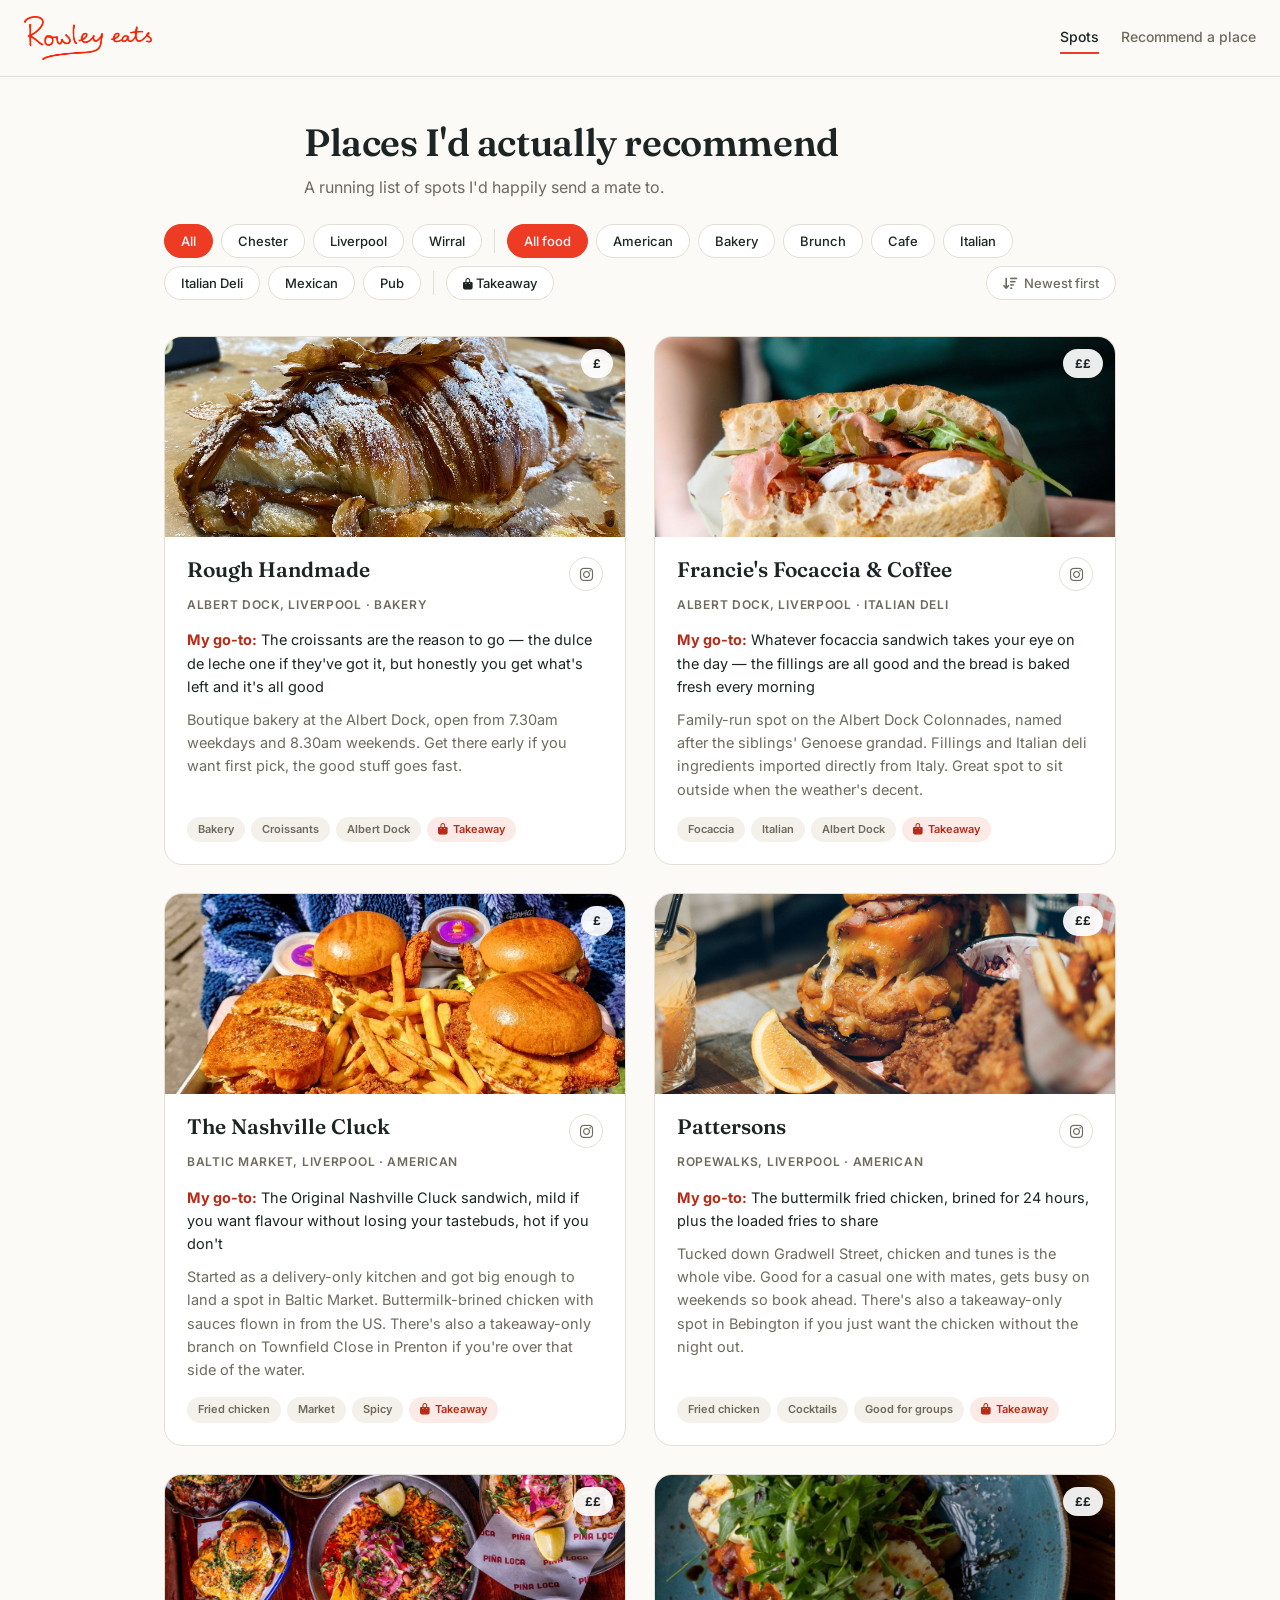
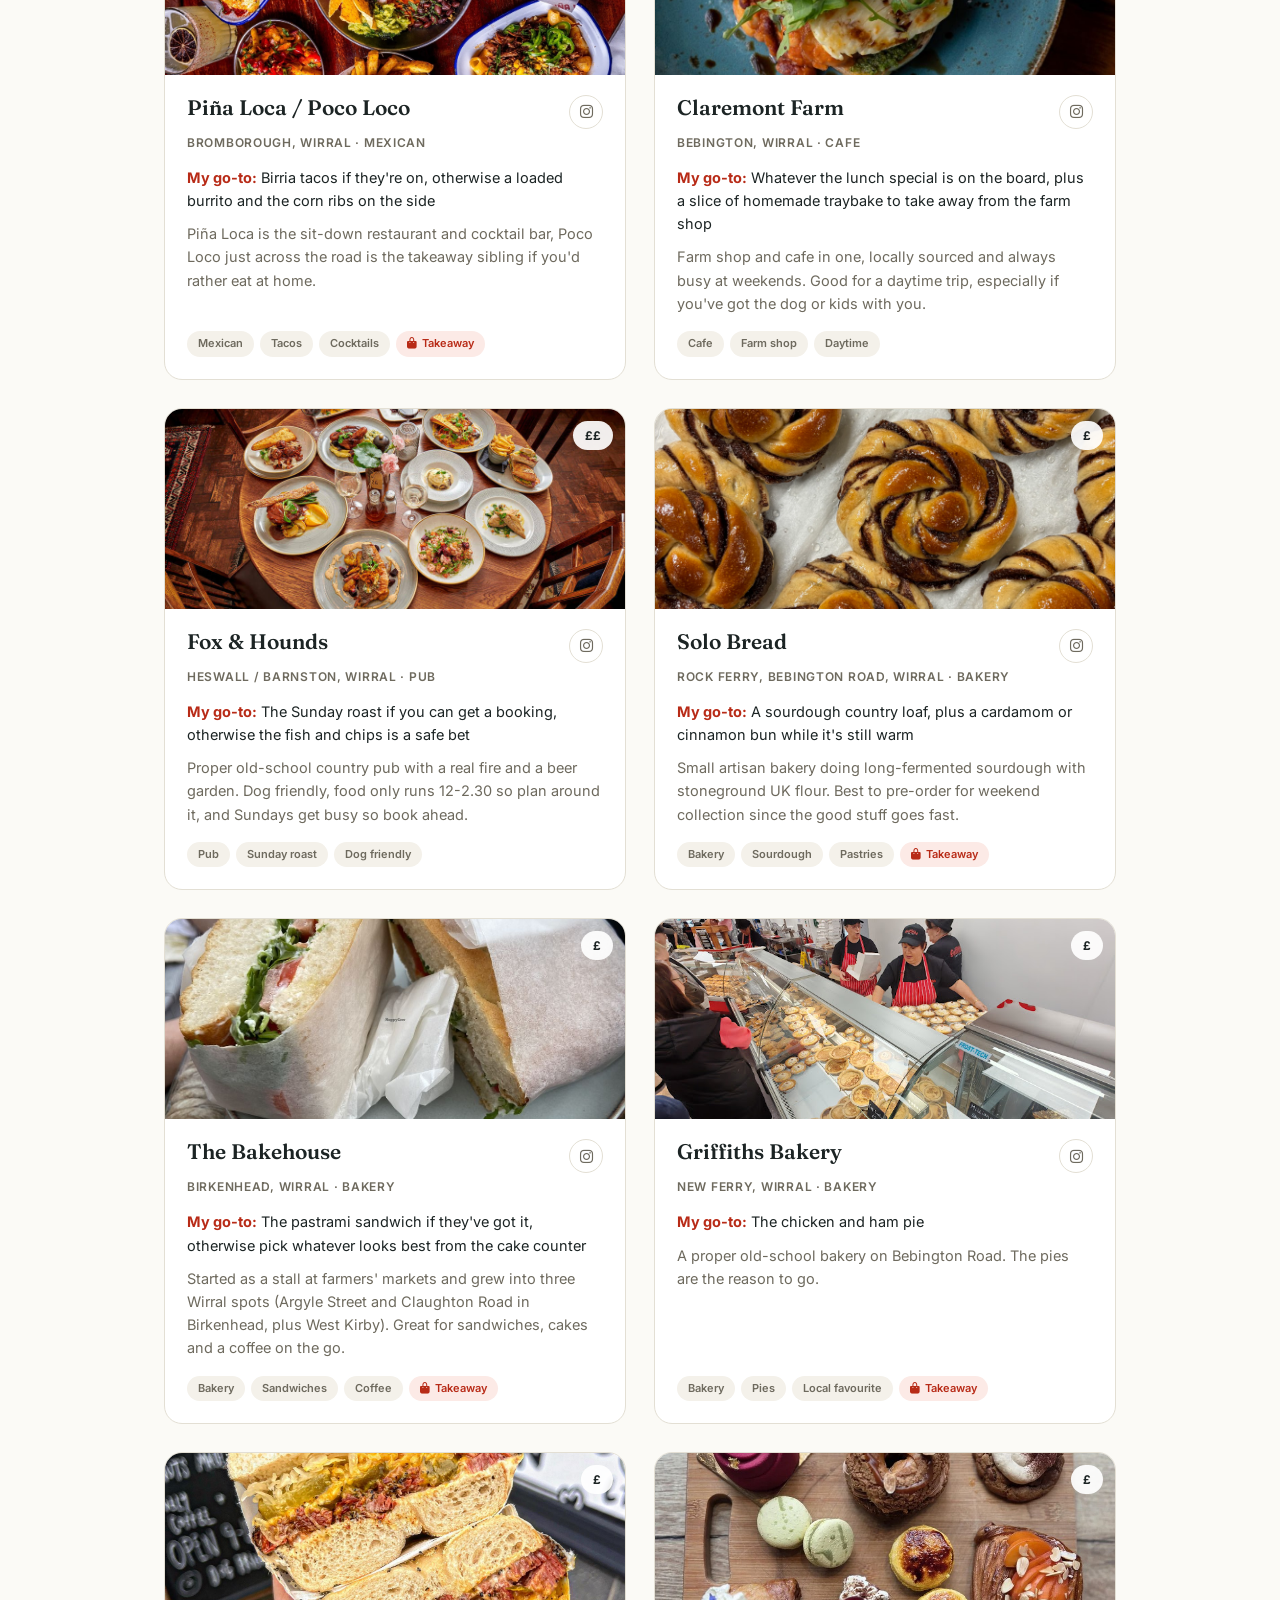
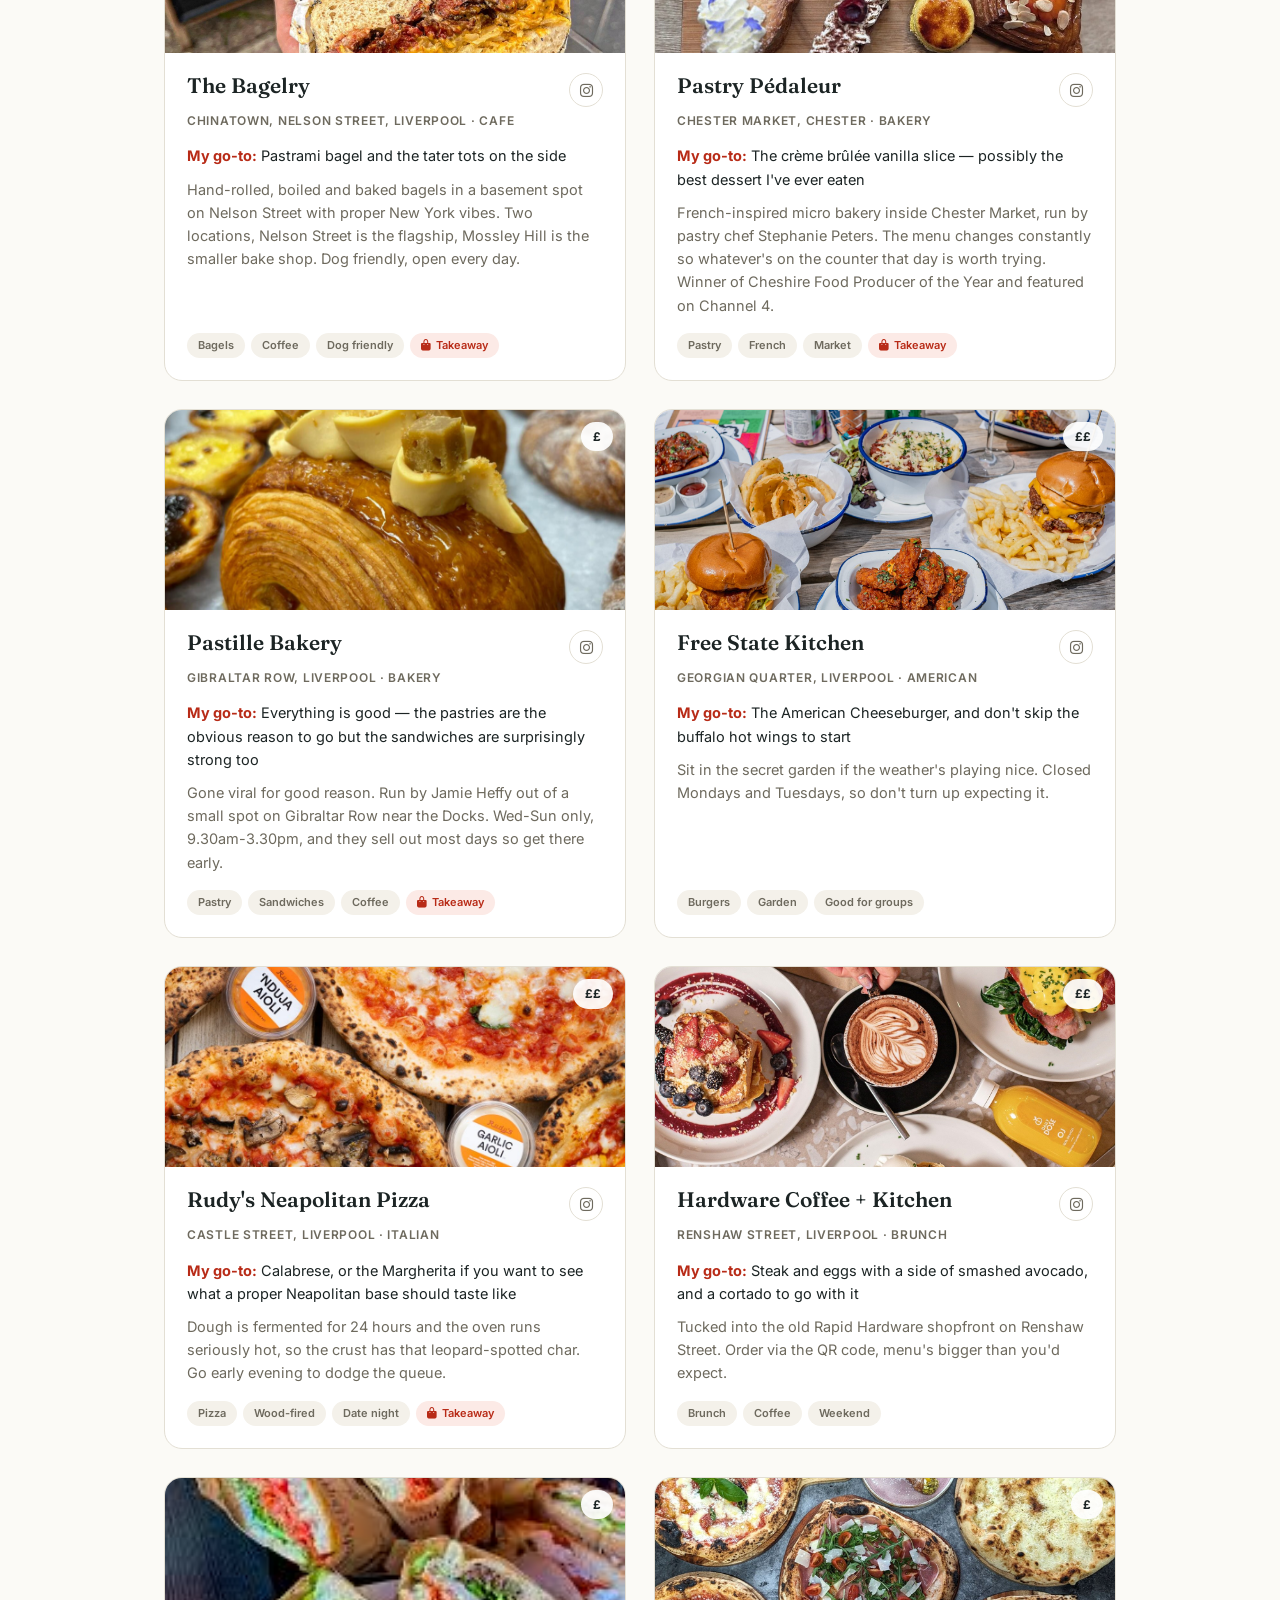
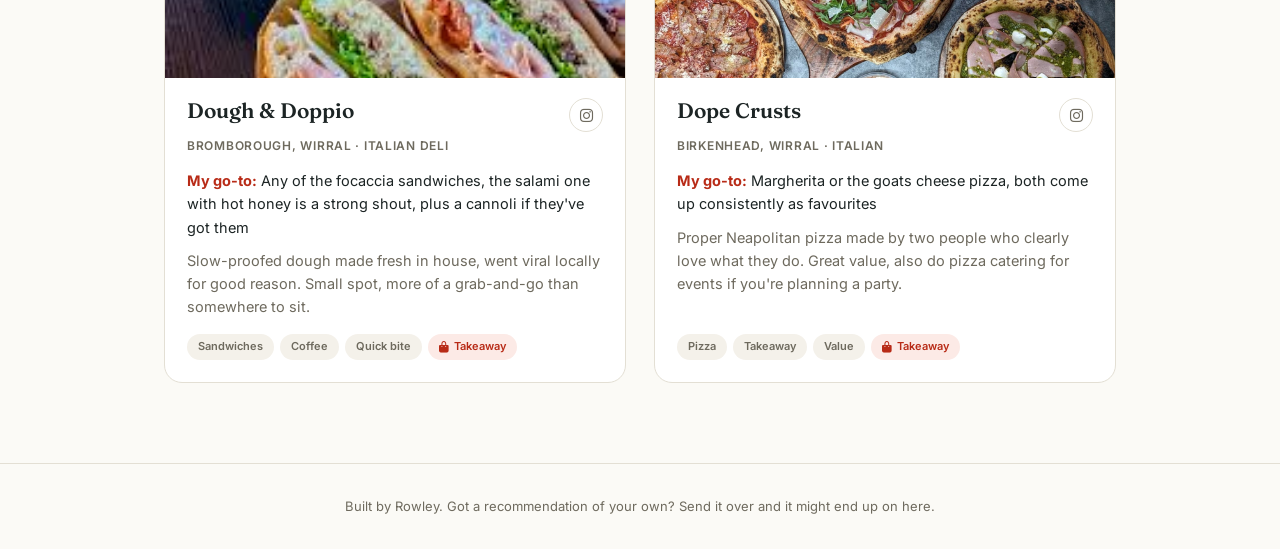
<file: index.html>
<!DOCTYPE html>
<html lang="en">
<head>
  <meta charset="UTF-8">
  <meta name="viewport" content="width=device-width, initial-scale=1.0">
  <title>Rowley Eats — Food recommendations from Rowley</title>
  <meta name="description" content="Rowley's personal recommendations for places to eat across the Wirral and Liverpool, with notes on what to order.">

  <link rel="preconnect" href="https://fonts.googleapis.com">
  <link rel="preconnect" href="https://fonts.gstatic.com" crossorigin>
  <link href="https://fonts.googleapis.com/css2?family=Fraunces:wght@500;600&family=Inter:wght@400;500;600;700&display=swap" rel="stylesheet">

  <link rel="stylesheet" href="https://cdnjs.cloudflare.com/ajax/libs/font-awesome/6.5.2/css/all.min.css" />

  <link rel="stylesheet" href="style.css?v=3">
</head>
<body>

  <header class="topbar">
    <div class="brand">
      <img src="assets/logo.png" alt="Rowley Eats">
    </div>
    <nav>
      <a href="index.html" class="active">Spots</a>
      <a href="recommend.html">Recommend a place</a>
    </nav>
  </header>

  <section class="hero">
    <h1>Places I'd actually recommend</h1>
    <p class="lede">A running list of spots I'd happily send a mate to.</p>
  </section>

  <div class="filters" id="filters">
    <button class="chip active" data-filter-type="city" data-value="all">All</button>
  </div>

  <div class="grid" id="grid"></div>

  <footer>
    Built by Rowley. Got a recommendation of your own? Send it over and it might end up on here.
  </footer>

  <script src="data.js?v=3"></script>
  <script src="app.js?v=3"></script>
</body>
</html>
</file>
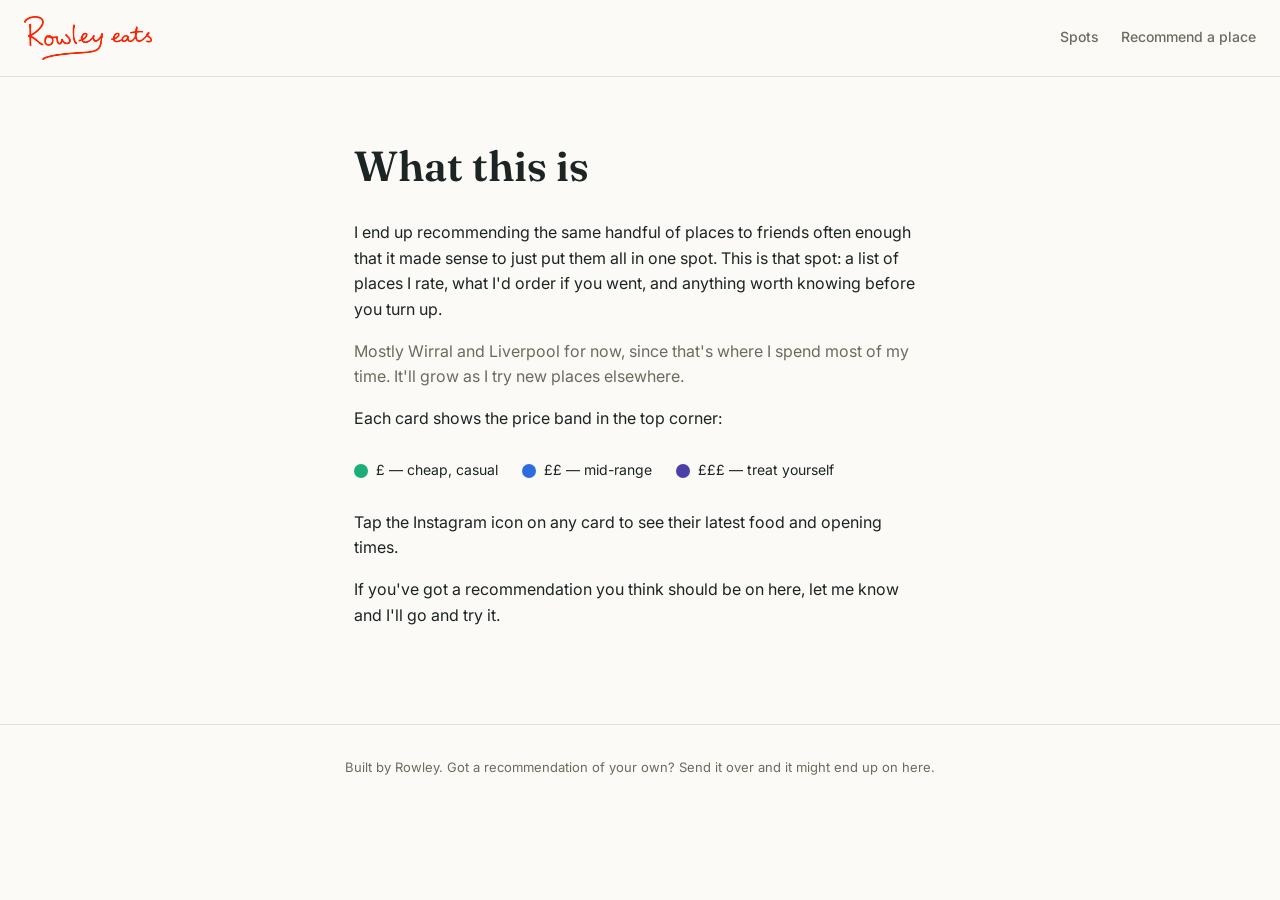
<file: about.html>
<!DOCTYPE html>
<html lang="en">
<head>
  <meta charset="UTF-8">
  <meta name="viewport" content="width=device-width, initial-scale=1.0">
  <title>About — Rowley Eats</title>

  <link rel="preconnect" href="https://fonts.googleapis.com">
  <link rel="preconnect" href="https://fonts.gstatic.com" crossorigin>
  <link href="https://fonts.googleapis.com/css2?family=Fraunces:wght@500;600&family=Inter:wght@400;500;600;700&display=swap" rel="stylesheet">

  <link rel="stylesheet" href="style.css">
  <style>
    .about-content {
      max-width: 620px;
      margin: 0 auto;
      padding: 56px 24px 80px;
    }
    .about-content h1 {
      font-family: var(--serif);
      font-size: clamp(30px, 5vw, 42px);
      font-weight: 600;
      margin: 0 0 20px;
    }
    .about-content p {
      font-size: 16px;
      color: var(--ink);
      margin: 0 0 16px;
    }
    .about-content .muted {
      color: var(--muted);
    }
    .price-key {
      display: flex;
      gap: 24px;
      margin: 28px 0;
      flex-wrap: wrap;
    }
    .price-key div {
      display: flex;
      align-items: center;
      gap: 8px;
      font-size: 14px;
    }
    .price-key .dot {
      width: 14px;
      height: 14px;
      border-radius: 50%;
    }
    .dot-teal { background: var(--teal); }
    .dot-blue { background: var(--blue); }
    .dot-indigo { background: var(--indigo); }
  </style>
</head>
<body>

  <header class="topbar">
    <div class="brand">
      <img src="assets/logo.png" alt="Rowley Eats">
    </div>
    <nav>
      <a href="index.html">Spots</a>
      <a href="recommend.html">Recommend a place</a>
    </nav>
  </header>

  <div class="about-content">
    <h1>What this is</h1>
    <p>I end up recommending the same handful of places to friends often enough that it made sense to just put them all in one spot. This is that spot: a list of places I rate, what I'd order if you went, and anything worth knowing before you turn up.</p>
    <p class="muted">Mostly Wirral and Liverpool for now, since that's where I spend most of my time. It'll grow as I try new places elsewhere.</p>

    <p>Each card shows the price band in the top corner:</p>
    <div class="price-key">
      <div><span class="dot dot-teal"></span> £ &mdash; cheap, casual</div>
      <div><span class="dot dot-blue"></span> ££ &mdash; mid-range</div>
      <div><span class="dot dot-indigo"></span> £££ &mdash; treat yourself</div>
    </div>

    <p>Tap the Instagram icon on any card to see their latest food and opening times.</p>
    <p>If you've got a recommendation you think should be on here, let me know and I'll go and try it.</p>
  </div>

  <footer>
    Built by Rowley. Got a recommendation of your own? Send it over and it might end up on here.
  </footer>

</body>
</html>
</file>
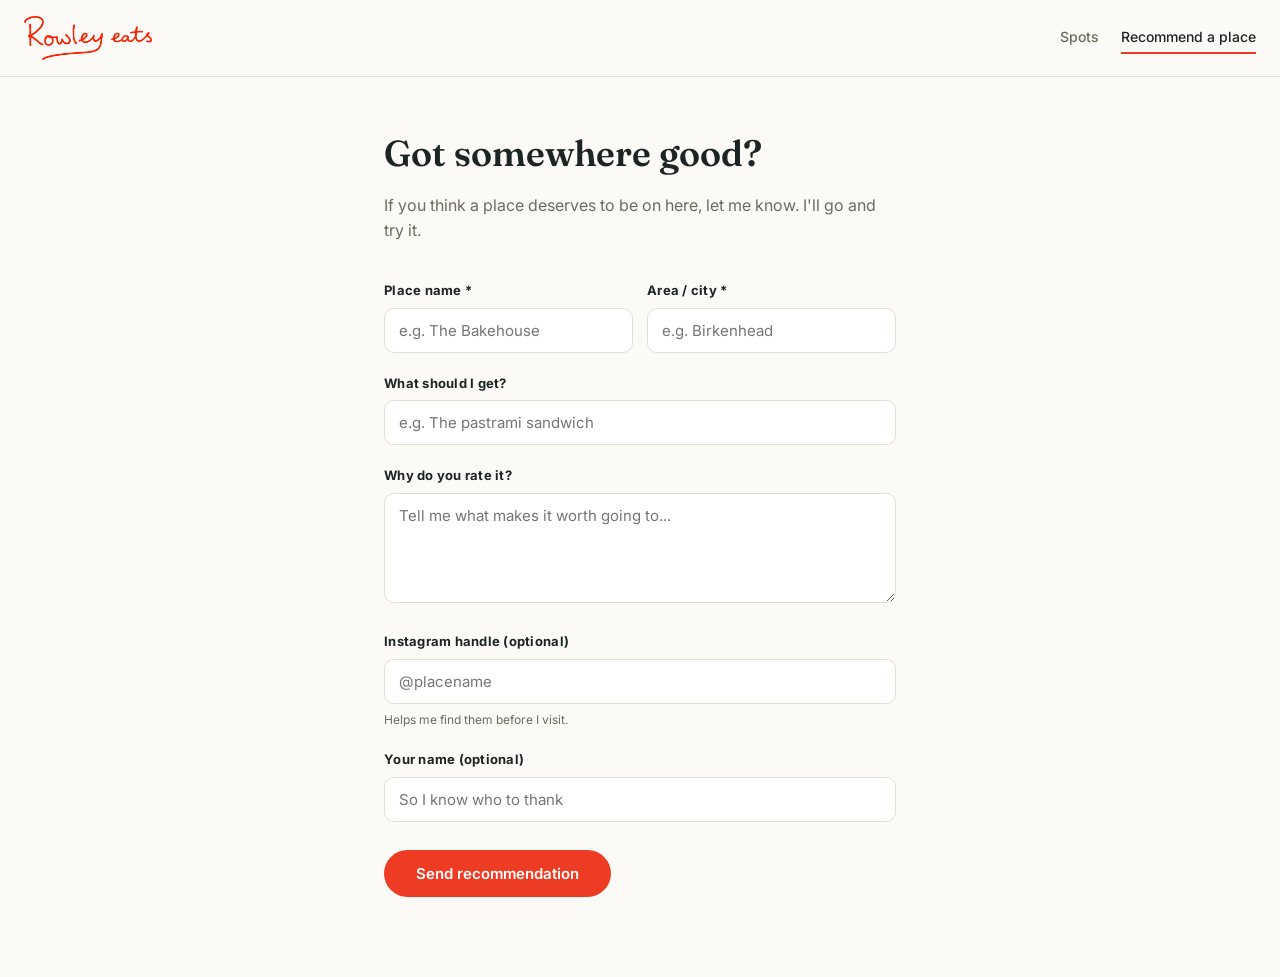
<file: recommend.html>
<!DOCTYPE html>
<html lang="en">
<head>
  <meta charset="UTF-8">
  <meta name="viewport" content="width=device-width, initial-scale=1.0">
  <title>Recommend a place — Rowley Eats</title>

  <link rel="preconnect" href="https://fonts.googleapis.com">
  <link rel="preconnect" href="https://fonts.gstatic.com" crossorigin>
  <link href="https://fonts.googleapis.com/css2?family=Fraunces:wght@500;600&family=Inter:wght@400;500;600;700&display=swap" rel="stylesheet">

  <link rel="stylesheet" href="style.css">
  <style>
    body { overflow: auto; }

    .recommend-page {
      max-width: 560px;
      margin: 0 auto;
      padding: 48px 24px 80px;
    }

    .recommend-page h1 {
      font-family: var(--serif);
      font-size: clamp(26px, 4vw, 36px);
      font-weight: 600;
      margin: 0 0 10px;
    }

    .recommend-page p.intro {
      font-size: 16px;
      color: var(--muted);
      margin: 0 0 36px;
    }

    .form-group {
      margin-bottom: 20px;
    }

    label {
      display: block;
      font-size: 13px;
      font-weight: 700;
      color: var(--ink);
      margin-bottom: 7px;
      letter-spacing: 0.02em;
    }

    input[type="text"],
    input[type="email"],
    select,
    textarea {
      width: 100%;
      padding: 12px 14px;
      border: 1px solid var(--line);
      border-radius: 10px;
      font-family: var(--sans);
      font-size: 15px;
      color: var(--ink);
      background: #fff;
      transition: border-color 0.15s ease;
      -webkit-appearance: none;
    }

    input[type="text"]:focus,
    input[type="email"]:focus,
    select:focus,
    textarea:focus {
      outline: none;
      border-color: var(--accent);
    }

    textarea {
      height: 110px;
      resize: vertical;
    }

    .form-row {
      display: grid;
      grid-template-columns: 1fr 1fr;
      gap: 14px;
    }

    @media (max-width: 480px) {
      .form-row { grid-template-columns: 1fr; }
    }

    .submit-btn {
      background: var(--accent);
      color: #fff;
      border: none;
      border-radius: 999px;
      padding: 14px 32px;
      font-family: var(--sans);
      font-size: 15px;
      font-weight: 600;
      cursor: pointer;
      transition: background 0.15s ease;
      margin-top: 8px;
    }

    .submit-btn:hover {
      background: var(--accent-dark);
    }

    .success-msg {
      display: none;
      background: var(--paper-warm);
      border: 1px solid var(--line);
      border-radius: var(--radius);
      padding: 20px 22px;
      font-size: 15px;
      color: var(--ink);
      margin-top: 24px;
    }

    .success-msg strong {
      display: block;
      font-family: var(--serif);
      font-size: 18px;
      margin-bottom: 6px;
    }

    .hint {
      font-size: 12px;
      color: var(--muted);
      margin-top: 6px;
    }
  </style>
</head>
<body>

  <header class="topbar">
    <div class="brand">
      <img src="assets/logo.png" alt="Rowley Eats">
    </div>
    <nav>
      <a href="index.html">Spots</a>
      <a href="recommend.html" class="active">Recommend a place</a>
    </nav>
  </header>

  <div class="recommend-page">
    <h1>Got somewhere good?</h1>
    <p class="intro">If you think a place deserves to be on here, let me know. I'll go and try it.</p>

    <!--
      ACTION SETUP:
      1. Go to https://formspree.io and sign up for free
      2. Create a new form, set the email to rowleyajb@gmail.com
      3. Replace YOUR_FORMSPREE_ID below with the ID from your Formspree dashboard (e.g. xpwzgkna)
    -->
    <form id="recommendForm" action="https://formspree.io/f/xojzbjjr" method="POST">

      <div class="form-row">
        <div class="form-group">
          <label for="place">Place name *</label>
          <input type="text" id="place" name="place" placeholder="e.g. The Bakehouse" required>
        </div>
        <div class="form-group">
          <label for="area">Area / city *</label>
          <input type="text" id="area" name="area" placeholder="e.g. Birkenhead" required>
        </div>
      </div>

      <div class="form-group">
        <label for="what">What should I get?</label>
        <input type="text" id="what" name="what_to_get" placeholder="e.g. The pastrami sandwich">
      </div>

      <div class="form-group">
        <label for="why">Why do you rate it?</label>
        <textarea id="why" name="why" placeholder="Tell me what makes it worth going to..."></textarea>
      </div>

      <div class="form-group">
        <label for="instagram">Instagram handle (optional)</label>
        <input type="text" id="instagram" name="instagram" placeholder="@placename">
        <p class="hint">Helps me find them before I visit.</p>
      </div>

      <div class="form-group">
        <label for="your_name">Your name (optional)</label>
        <input type="text" id="your_name" name="your_name" placeholder="So I know who to thank">
      </div>

      <button type="submit" class="submit-btn">Send recommendation</button>
    </form>

    <div class="success-msg" id="successMsg">
      <strong>Thanks, I'll check it out.</strong>
      If it's good, it'll end up on the list.
    </div>
  </div>

  <script>
    const form = document.getElementById("recommendForm");
    const successMsg = document.getElementById("successMsg");

    form.addEventListener("submit", async (e) => {
      e.preventDefault();
      const data = new FormData(form);
      const res = await fetch(form.action, {
        method: "POST",
        body: data,
        headers: { "Accept": "application/json" }
      });
      if (res.ok) {
        form.style.display = "none";
        successMsg.style.display = "block";
      } else {
        alert("Something went wrong, try again or email me directly at rowleyajb@gmail.com");
      }
    });
  </script>

</body>
</html>
</file>
<file: style.css>
:root {
  --accent: #EE3B24;
  --accent-dark: #B82B17;
  --accent-50: #FCEAE6;
  --teal: #1AAE78;
  --teal-dark: #0F6E56;
  --teal-50: #E1F5EE;
  --blue: #2D6CDF;
  --blue-dark: #0C447C;
  --blue-50: #E6F1FB;
  --indigo: #4B3FA8;
  --indigo-dark: #3C3489;
  --indigo-50: #EEEDFE;
  --ink: #1C2424;
  --paper: #FBFAF6;
  --paper-warm: #F4F1EA;
  --line: #E3DFD4;
  --muted: #6E6A5E;
  --radius: 18px;
  --serif: "Fraunces", Georgia, serif;
  --sans: "Inter", -apple-system, BlinkMacSystemFont, "Segoe UI", sans-serif;
}

* {
  box-sizing: border-box;
}

html, body {
  margin: 0;
  padding: 0;
}

body {
  font-family: var(--sans);
  background: var(--paper);
  color: var(--ink);
  line-height: 1.6;
}

/* ===== Top bar ===== */

.topbar {
  display: flex;
  align-items: center;
  justify-content: space-between;
  padding: 16px 24px;
  border-bottom: 1px solid var(--line);
  background: var(--paper);
  position: sticky;
  top: 0;
  z-index: 50;
}

.brand {
  display: flex;
  align-items: center;
  gap: 10px;
}

.brand img {
  height: 44px;
  width: auto;
}

.brand-text {
  display: flex;
  flex-direction: column;
  line-height: 1.1;
}

.brand-eyebrow {
  font-size: 10px;
  letter-spacing: 0.14em;
  text-transform: uppercase;
  color: var(--accent-dark);
  font-weight: 700;
}

.brand-title {
  font-family: var(--serif);
  font-size: 19px;
  font-weight: 600;
  color: var(--ink);
}

.topbar nav {
  display: flex;
  gap: 22px;
}

.topbar nav a {
  color: var(--muted);
  text-decoration: none;
  font-size: 14px;
  font-weight: 500;
  padding: 4px 0;
  border-bottom: 2px solid transparent;
}

.topbar nav a:hover,
.topbar nav a.active {
  color: var(--ink);
  border-bottom-color: var(--accent);
}

/* ===== Hero ===== */

.hero {
  max-width: 720px;
  margin: 0 auto;
  padding: 44px 24px 24px;
}

.hero h1 {
  font-family: var(--serif);
  font-size: clamp(26px, 4vw, 38px);
  font-weight: 600;
  line-height: 1.15;
  margin: 0 0 10px;
  letter-spacing: -0.01em;
}

.hero p.lede {
  font-size: 16px;
  color: var(--muted);
  margin: 0;
}

/* ===== Filter chips ===== */

.filters {
  max-width: 1000px;
  margin: 0 auto;
  padding: 0 24px 28px;
  display: flex;
  flex-wrap: wrap;
  gap: 8px;
  align-items: center;
}

.filters .divider {
  width: 1px;
  height: 24px;
  background: var(--line);
  margin: 0 4px;
}

.chip {
  border: 1px solid var(--line);
  background: #fff;
  color: var(--ink);
  font-size: 13px;
  font-weight: 500;
  padding: 8px 16px;
  border-radius: 999px;
  cursor: pointer;
  transition: all 0.15s ease;
  font-family: var(--sans);
}

.chip:hover {
  border-color: var(--accent);
}

.chip.active {
  background: var(--accent);
  border-color: var(--accent);
  color: #fff;
}

.chip-sort {
  border: 1px solid var(--line);
  background: #fff;
  color: var(--muted);
  font-size: 13px;
  font-weight: 500;
  padding: 8px 16px;
  border-radius: 999px;
  cursor: pointer;
  transition: all 0.15s ease;
  font-family: var(--sans);
  display: flex;
  align-items: center;
  gap: 6px;
  margin-left: auto;
}

.chip-sort:hover {
  border-color: var(--accent);
  color: var(--ink);
}

.no-results {
  text-align: center;
  color: var(--muted);
  font-size: 15px;
  padding: 40px 24px;
  grid-column: 1 / -1;
}

/* ===== Card grid ===== */

.grid {
  max-width: 1000px;
  margin: 0 auto;
  padding: 8px 24px 80px;
  display: grid;
  grid-template-columns: repeat(2, 1fr);
  gap: 28px;
}

@media (max-width: 760px) {
  .grid {
    grid-template-columns: 1fr;
    gap: 24px;
  }
}

/* ===== Card ===== */

.card {
  background: #fff;
  border: 1px solid var(--line);
  border-radius: var(--radius);
  overflow: hidden;
  display: flex;
  flex-direction: column;
}

.card-image {
  height: 200px;
  width: 100%;
  position: relative;
  overflow: hidden;
}

.card-image img {
  width: 100%;
  height: 100%;
  object-fit: cover;
  display: block;
}

.card-image-placeholder {
  width: 100%;
  height: 100%;
  display: flex;
  align-items: center;
  justify-content: center;
  position: relative;
}

.card-image-placeholder .icon {
  font-size: 40px;
  opacity: 0.35;
}

.placeholder-teal {
  background: var(--teal-50);
  color: var(--teal-dark);
}

.placeholder-blue {
  background: var(--blue-50);
  color: var(--blue-dark);
}

.placeholder-indigo {
  background: var(--indigo-50);
  color: var(--indigo-dark);
}

.price-badge {
  position: absolute;
  top: 12px;
  right: 12px;
  background: rgba(255,255,255,0.92);
  border-radius: 999px;
  padding: 5px 12px;
  font-size: 12px;
  font-weight: 700;
  color: var(--ink);
}

.new-badge {
  position: absolute;
  top: 12px;
  left: 12px;
  background: var(--accent);
  color: #fff;
  border-radius: 999px;
  padding: 5px 14px;
  font-size: 12px;
  font-weight: 700;
  letter-spacing: 0.04em;
}

.card-body {
  padding: 20px 22px 22px;
  display: flex;
  flex-direction: column;
  flex: 1;
}

.card-top {
  display: flex;
  align-items: flex-start;
  justify-content: space-between;
  gap: 10px;
  margin-bottom: 4px;
}

.card-name {
  font-family: var(--serif);
  font-size: 21px;
  font-weight: 600;
  margin: 0;
  line-height: 1.2;
}

.insta-link {
  flex-shrink: 0;
  display: flex;
  align-items: center;
  justify-content: center;
  width: 34px;
  height: 34px;
  border-radius: 50%;
  border: 1px solid var(--line);
  color: var(--muted);
  text-decoration: none;
  font-size: 15px;
  transition: all 0.15s ease;
}

.insta-link:hover {
  color: var(--ink);
  border-color: var(--accent);
}

.card-meta {
  font-size: 12px;
  color: var(--muted);
  text-transform: uppercase;
  letter-spacing: 0.06em;
  font-weight: 600;
  margin: 0 0 14px;
}

.card-had {
  font-size: 14.5px;
  margin: 0 0 10px;
}

.card-had .label {
  font-weight: 700;
  color: var(--accent-dark);
}

.card-note {
  font-size: 14.5px;
  color: var(--muted);
  margin: 0 0 16px;
  flex: 1;
}

.card-tags {
  display: flex;
  gap: 6px;
  flex-wrap: wrap;
}

.tag {
  font-size: 11px;
  background: var(--paper-warm);
  color: var(--muted);
  padding: 4px 11px;
  border-radius: 999px;
  font-weight: 600;
}

.tag-takeaway {
  background: var(--accent-50);
  color: var(--accent-dark);
  display: inline-flex;
  align-items: center;
  gap: 5px;
}

/* ===== Footer ===== */

footer {
  border-top: 1px solid var(--line);
  padding: 32px 24px;
  text-align: center;
  font-size: 13px;
  color: var(--muted);
}
</file>
